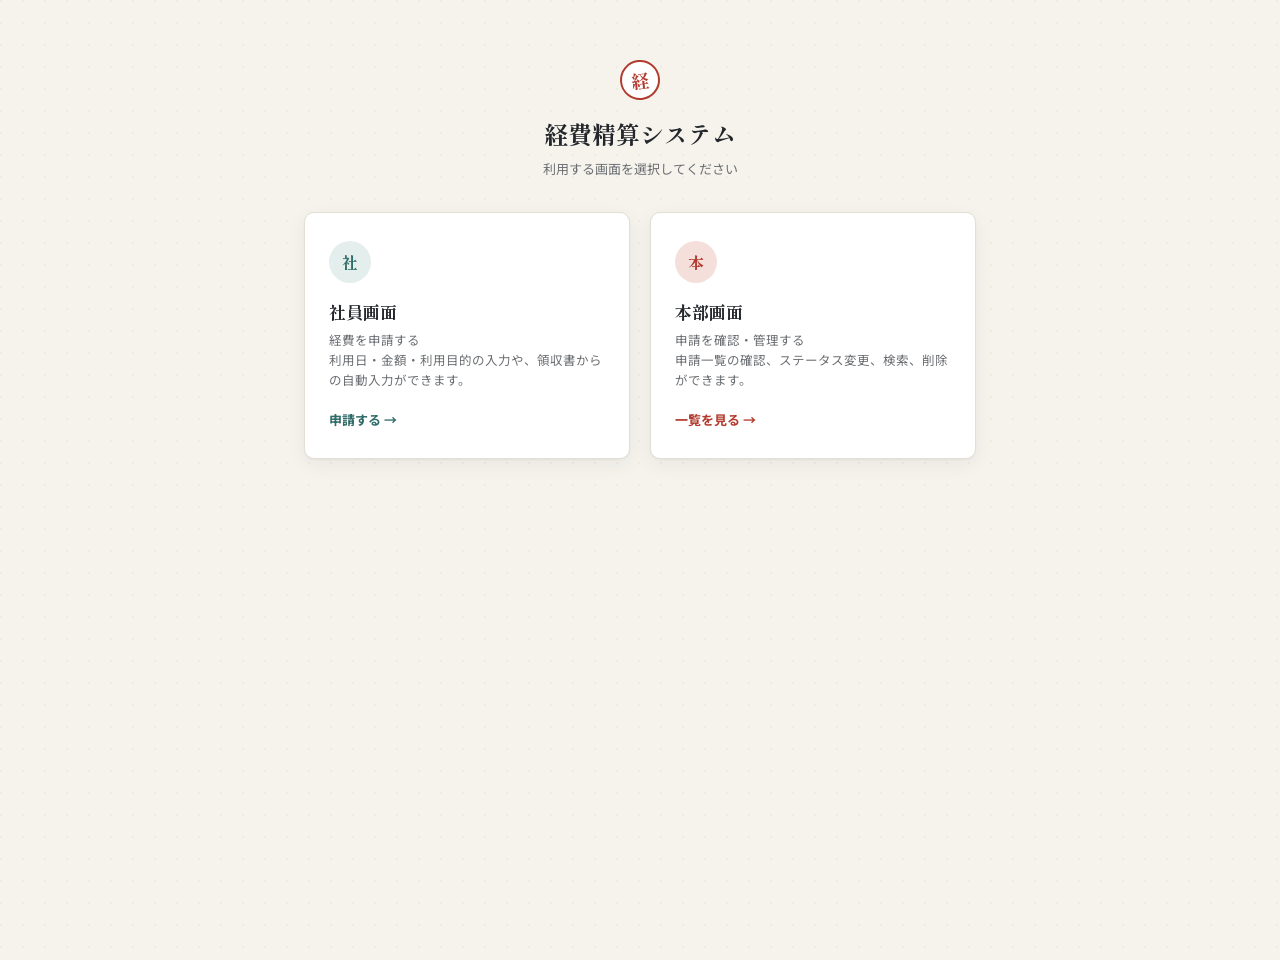
<file: index.html>
<!DOCTYPE html>
<html lang="ja">
<head>
<meta charset="UTF-8">
<meta name="viewport" content="width=device-width, initial-scale=1.0">
<title>経費精算システム</title>
<link rel="preconnect" href="https://fonts.googleapis.com">
<link href="https://fonts.googleapis.com/css2?family=Shippori+Mincho:wght@500;700&family=Noto+Sans+JP:wght@400;500;600;700&display=swap" rel="stylesheet">
<link rel="stylesheet" href="style.css">
</head>
<body>

<div class="hub-wrap">
  <div class="hub-intro">
    <div class="brand-stamp">経</div>
    <h2>経費精算システム</h2>
    <p>利用する画面を選択してください</p>
  </div>

  <div class="hub-grid">
    <a href="employee.html" class="hub-card role-employee">
      <div class="hub-icon">社</div>
      <h3>社員画面</h3>
      <p>経費を申請する<br>利用日・金額・利用目的の入力や、領収書からの自動入力ができます。</p>
      <span class="hub-cta">申請する →</span>
    </a>

    <a href="admin.html" class="hub-card role-admin">
      <div class="hub-icon">本</div>
      <h3>本部画面</h3>
      <p>申請を確認・管理する<br>申請一覧の確認、ステータス変更、検索、削除ができます。</p>
      <span class="hub-cta">一覧を見る →</span>
    </a>
  </div>
</div>

</body>
</html>
</file>
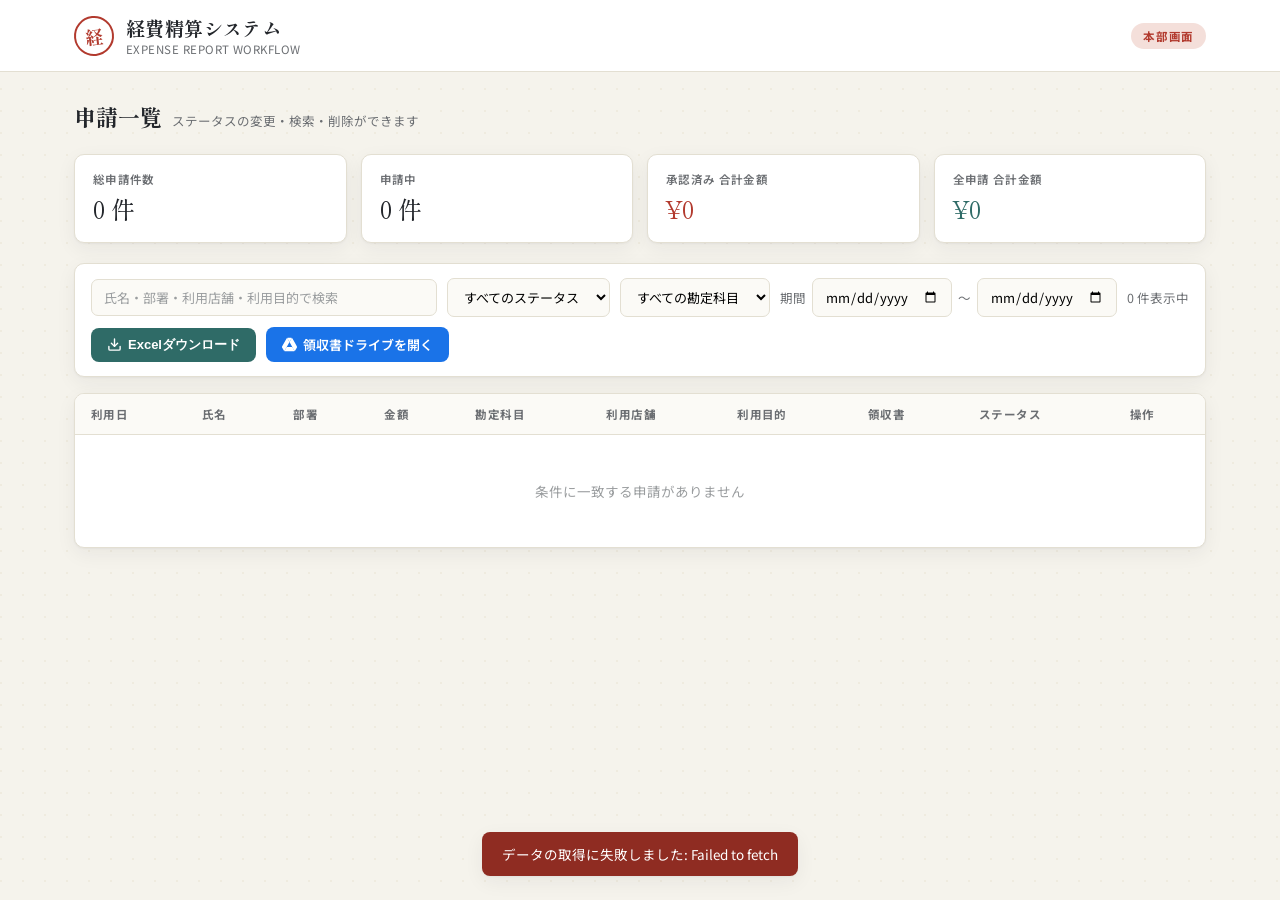
<file: admin.html>
<!DOCTYPE html>
<html lang="ja">
<head>
<meta charset="UTF-8">
<meta name="viewport" content="width=device-width, initial-scale=1.0">
<title>申請一覧 | 経費精算システム</title>
<link rel="preconnect" href="https://fonts.googleapis.com">
<link href="https://fonts.googleapis.com/css2?family=Shippori+Mincho:wght@500;700&family=Noto+Sans+JP:wght@400;500;600;700&display=swap" rel="stylesheet">
<link rel="stylesheet" href="style.css">
<script src="https://cdn.sheetjs.com/xlsx-latest/package/dist/xlsx.full.min.js"></script>
</head>
<body>

<header class="app-header">
  <div class="header-inner">
    <a href="index.html" class="brand">
      <div class="brand-stamp">経</div>
      <div class="brand-text">
        <h1>経費精算システム</h1>
        <p>EXPENSE REPORT WORKFLOW</p>
      </div>
    </a>
    <span class="page-badge">本部画面</span>
  </div>
</header>

<main>
  <div class="page-title">
    <h2>申請一覧</h2>
    <span>ステータスの変更・検索・削除ができます</span>
  </div>

  <div class="hq-summary">
    <div class="stat">
      <div class="stat-label">総申請件数</div>
      <div class="stat-value" id="statTotal">0 件</div>
    </div>
    <div class="stat">
      <div class="stat-label">申請中</div>
      <div class="stat-value" id="statPending">0 件</div>
    </div>
    <div class="stat accent">
      <div class="stat-label">承認済み 合計金額</div>
      <div class="stat-value" id="statApprovedAmount">¥0</div>
    </div>
    <div class="stat teal">
      <div class="stat-label">全申請 合計金額</div>
      <div class="stat-value" id="statTotalAmount">¥0</div>
    </div>
  </div>

  <div class="toolbar">
    <input type="text" class="search-input" id="searchKeyword" placeholder="氏名・部署・利用店舗・利用目的で検索" oninput="renderTable()">
    <select id="filterStatus" onchange="renderTable()">
      <option value="">すべてのステータス</option>
      <option value="pending">申請中</option>
      <option value="approved">承認済み</option>
      <option value="rejected">却下</option>
    </select>
    <select id="filterAccount" onchange="renderTable()">
      <option value="">すべての勘定科目</option>
      <option>交通費</option>
      <option>会議費</option>
      <option>交際費</option>
      <option>消耗品費</option>
      <option>通信費</option>
      <option>宿泊費</option>
      <option>新聞図書費</option>
      <option>会議飲食費</option>
      <option>その他</option>
    </select>
    <div class="date-range">
      <span>期間</span>
      <input type="date" id="filterFrom" onchange="renderTable()">
      <span>〜</span>
      <input type="date" id="filterTo" onchange="renderTable()">
    </div>
    <span class="toolbar-count" id="toolbarCount">0 件表示中</span>
    <button id="btnDownloadExcel" onclick="downloadExcel()" style="display:inline-flex;align-items:center;gap:6px;padding:8px 16px;background:var(--teal,#2a9d8f);color:#fff;border:none;border-radius:8px;font-size:13px;font-weight:600;cursor:pointer;white-space:nowrap;transition:opacity .2s;" onmouseover="this.style.opacity='.85'" onmouseout="this.style.opacity='1'">
      <svg width="15" height="15" viewBox="0 0 24 24" fill="none" stroke="currentColor" stroke-width="2.2" stroke-linecap="round" stroke-linejoin="round"><path d="M21 15v4a2 2 0 0 1-2 2H5a2 2 0 0 1-2-2v-4"/><polyline points="7 10 12 15 17 10"/><line x1="12" y1="15" x2="12" y2="3"/></svg>
      Excelダウンロード
    </button>
    <a id="btnOpenDrive" href="https://drive.google.com/drive/folders/14XOV_8RkuRiRrtjvhLnYc5c6jvvObKz6" target="_blank" rel="noopener noreferrer" style="display:inline-flex;align-items:center;gap:6px;padding:8px 16px;background:#1a73e8;color:#fff;border:none;border-radius:8px;font-size:13px;font-weight:600;cursor:pointer;white-space:nowrap;text-decoration:none;transition:opacity .2s;" onmouseover="this.style.opacity='.85'" onmouseout="this.style.opacity='1'">
      <svg width="15" height="15" viewBox="0 0 87.3 78" fill="currentColor" xmlns="http://www.w3.org/2000/svg"><path d="M6.6 66.85l3.85 6.65c.8 1.4 1.95 2.5 3.3 3.3l13.75-23.8H0c0 1.55.4 3.1 1.2 4.5z" fill="#fff"/><path d="M43.65 25L29.9 1.2C28.55 2 27.4 3.1 26.6 4.5L1.2 48.5A9 9 0 0 0 0 53h27.5z" fill="#fff"/><path d="M73.55 76.8c1.35-.8 2.5-1.9 3.3-3.3l1.6-2.75 7.65-13.25c.8-1.4 1.2-2.95 1.2-4.5H59.8l5.85 11.65z" fill="#fff"/><path d="M43.65 25L57.4 1.2A9.15 9.15 0 0 0 53 0H34.3a9.15 9.15 0 0 0-4.4 1.2z" fill="#fff"/><path d="M59.8 53H27.5L13.75 76.8c1.35.8 2.9 1.2 4.5 1.2h50.05c1.6 0 3.15-.45 4.5-1.2z" fill="#fff"/><path d="M73.4 26.5l-12.65-21.9C59.95 3.2 58.8 2.1 57.4 1.3L43.65 25 59.8 53h27.45a9 9 0 0 0-1.2-4.5z" fill="#fff"/></svg>
      領収書ドライブを開く
    </a>
  </div>

  <div class="table-wrap">
    <table>
      <thead>
        <tr>
          <th>利用日</th>
          <th>氏名</th>
          <th>部署</th>
          <th>金額</th>
          <th>勘定科目</th>
          <th>利用店舗</th>
          <th>利用目的</th>
          <th>領収書</th>
          <th>ステータス</th>
          <th>操作</th>
        </tr>
      </thead>
      <tbody id="tableBody">
        <tr class="empty-row"><td colspan="10">申請はまだありません</td></tr>
      </tbody>
    </table>
  </div>
</main>

<div class="toast" id="toast"></div>

<div class="modal-overlay" id="receiptModal" onclick="if(event.target===this) closeModal()">
  <div class="modal-box">
    <div class="modal-head">
      <h3>領収書プレビュー</h3>
      <button class="modal-close" onclick="closeModal()">&times;</button>
    </div>
    <img id="modalImg" alt="領収書">
    <iframe id="modalPdf" style="display:none; width:100%; height:500px; border:1px solid var(--border); border-radius:8px;"></iframe>
  </div>
</div>

<script src="common.js"></script>
<script>
  // ------------------------------------------------------------
  // HQ screen — table render / filter / status / delete
  // ------------------------------------------------------------
  let allApplications = [];
  let filteredList = [];  // 現在表示中（フィルタ済み）のデータ

  async function renderTable(){
    allApplications = await loadApplications();
    const applications = allApplications;

    const keyword = document.getElementById('searchKeyword').value.trim().toLowerCase();
    const statusFilter = document.getElementById('filterStatus').value;
    const accountFilter = document.getElementById('filterAccount').value;
    const from = document.getElementById('filterFrom').value;
    const to = document.getElementById('filterTo').value;

    let list = applications.filter(a => {
      if (statusFilter && a.status !== statusFilter) return false;
      if (accountFilter && a.account !== accountFilter) return false;
      if (from && a.date < from) return false;
      if (to && a.date > to) return false;
      if (keyword){
        const hay = (a.name + ' ' + (a.department || '') + ' ' + (a.store || '') + ' ' + a.purpose).toLowerCase();
        if (!hay.includes(keyword)) return false;
      }
      return true;
    });

    const tbody = document.getElementById('tableBody');
    tbody.innerHTML = '';

    if (list.length === 0){
      tbody.innerHTML = '<tr class="empty-row"><td colspan="10">条件に一致する申請がありません</td></tr>';
    } else {
      list.forEach(a => {
        const tr = document.createElement('tr');

        const receiptFileName = a.receiptName || '表示';
        const receiptCell = a.receipt
          ? `<span class="receipt-link" onclick="viewReceipt(${a.id})" title="${escapeHtml(receiptFileName)}">${escapeHtml(receiptFileName)}</span>`
          : `<span class="receipt-none">なし</span>`;

        tr.innerHTML = `
          <td>${a.date}</td>
          <td>${escapeHtml(a.name)}</td>
          <td>${escapeHtml(a.department || '')}</td>
          <td class="amount">${formatYen(a.amount)}</td>
          <td>${escapeHtml(a.account)}</td>
          <td>${escapeHtml(a.store || '')}</td>
          <td class="purpose"><span title="${escapeHtml(a.purpose)}">${escapeHtml(a.purpose)}</span></td>
          <td>${receiptCell}</td>
          <td>
            <span class="stamp-badge ${statusClass[a.status]}">${statusLabel[a.status]}</span>
            <select class="status-select" onchange="changeStatus(${a.id}, this.value)">
              <option value="pending" ${a.status === 'pending' ? 'selected' : ''}>申請中</option>
              <option value="approved" ${a.status === 'approved' ? 'selected' : ''}>承認済み</option>
              <option value="rejected" ${a.status === 'rejected' ? 'selected' : ''}>却下</option>
            </select>
          </td>
          <td>
            <div class="row-actions">
              <button class="icon-btn" title="削除" onclick="deleteApplication(${a.id})">✕</button>
            </div>
          </td>
        `;
        tbody.appendChild(tr);
      });
    }

    filteredList = list;  // フィルタ結果を保持
    document.getElementById('toolbarCount').textContent = `${list.length} 件表示中`;

    // summary stats (based on all applications, not just filtered)
    const total = applications.length;
    const pending = applications.filter(a => a.status === 'pending').length;
    const approvedAmount = applications.filter(a => a.status === 'approved').reduce((s, a) => s + a.amount, 0);
    const totalAmount = applications.reduce((s, a) => s + a.amount, 0);
    document.getElementById('statTotal').textContent = total + ' 件';
    document.getElementById('statPending').textContent = pending + ' 件';
    document.getElementById('statApprovedAmount').textContent = formatYen(approvedAmount);
    document.getElementById('statTotalAmount').textContent = formatYen(totalAmount);
  }

  async function changeStatus(id, newStatus){
    try {
      await fetchFromGas({ action: "update", id: id, status: newStatus });
      await renderTable();
      showToast(`ステータスを「${statusLabel[newStatus]}」に変更しました。`);
    } catch (e) {
      console.error("ステータス更新エラー", e);
      showToast("ステータスの変更に失敗しました: " + e.message, true);
    }
  }

  async function deleteApplication(id){
    const app = allApplications.find(a => a.id === id);
    if (!app) return;
    if (confirm(`${app.name} さんの申請（${app.date} / ${formatYen(app.amount)}）を削除しますか？この操作は取り消せません。`)){
      try {
        await fetchFromGas({ action: "delete", id: id });
        await renderTable();
        showToast('申請を削除しました。');
      } catch (e) {
        console.error("削除エラー", e);
        showToast("削除に失敗しました: " + e.message, true);
      }
    }
  }

  function viewReceipt(id){
    const app = allApplications.find(a => a.id === id);
    if (!app || !app.receipt) return;
    
    const modalImg = document.getElementById('modalImg');
    const modalPdf = document.getElementById('modalPdf');
    const modalBox = document.querySelector('.modal-box');
    
    if (app.receiptIsImage){
      modalImg.src = app.receipt;
      modalImg.style.display = 'block';
      if (modalPdf) {
        modalPdf.src = '';
        modalPdf.style.display = 'none';
      }
      if (modalBox) modalBox.classList.remove('modal-lg');
    } else {
      modalImg.style.display = 'none';
      if (modalPdf) {
        modalPdf.src = app.receipt;
        modalPdf.style.display = 'block';
      }
      if (modalBox) modalBox.classList.add('modal-lg');
    }
    document.getElementById('receiptModal').classList.add('show');
  }
  function closeModal(){
    document.getElementById('receiptModal').classList.remove('show');
    const modalPdf = document.getElementById('modalPdf');
    if (modalPdf) modalPdf.src = '';
  }

  // Excelダウンロード
  function downloadExcel() {
    if (!filteredList || filteredList.length === 0) {
      showToast('ダウンロードするデータがありません。', true);
      return;
    }
    const rows = filteredList.map(a => ({
      '利用日':     a.date       || '',
      '氏名':       a.name       || '',
      '部署':       a.department || '',
      '金額（円）': Number(a.amount) || 0,
      '勘定科目':   a.account    || '',
      '利用店舗':   a.store      || '',
      '利用目的':   a.purpose    || '',
      '領収書':     a.receipt ? (a.receiptName || 'あり') : 'なし',
      'ステータス': statusLabel[a.status] || a.status || ''
    }));

    const ws = XLSX.utils.json_to_sheet(rows);
    // 列幅の設定
    ws['!cols'] = [
      { wch: 12 }, // 利用日
      { wch: 14 }, // 氏名
      { wch: 16 }, // 部署
      { wch: 12 }, // 金額
      { wch: 12 }, // 勘定科目
      { wch: 18 }, // 利用店舗
      { wch: 30 }, // 利用目的
      { wch: 12 }, // 領収書
      { wch: 12 }  // ステータス
    ];
    const wb = XLSX.utils.book_new();
    XLSX.utils.book_append_sheet(wb, ws, '申請一覧');

    const now = new Date();
    const stamp = now.getFullYear()
      + String(now.getMonth()+1).padStart(2,'0')
      + String(now.getDate()).padStart(2,'0');
    XLSX.writeFile(wb, `申請一覧_${stamp}.xlsx`);
    showToast(`${filteredList.length} 件のデータをExcelでダウンロードしました。`);
  }

  // 初期読み込みの実行
  renderTable().catch(e => console.error("初期ロードエラー", e));
</script>

</body>
</html>
</file>
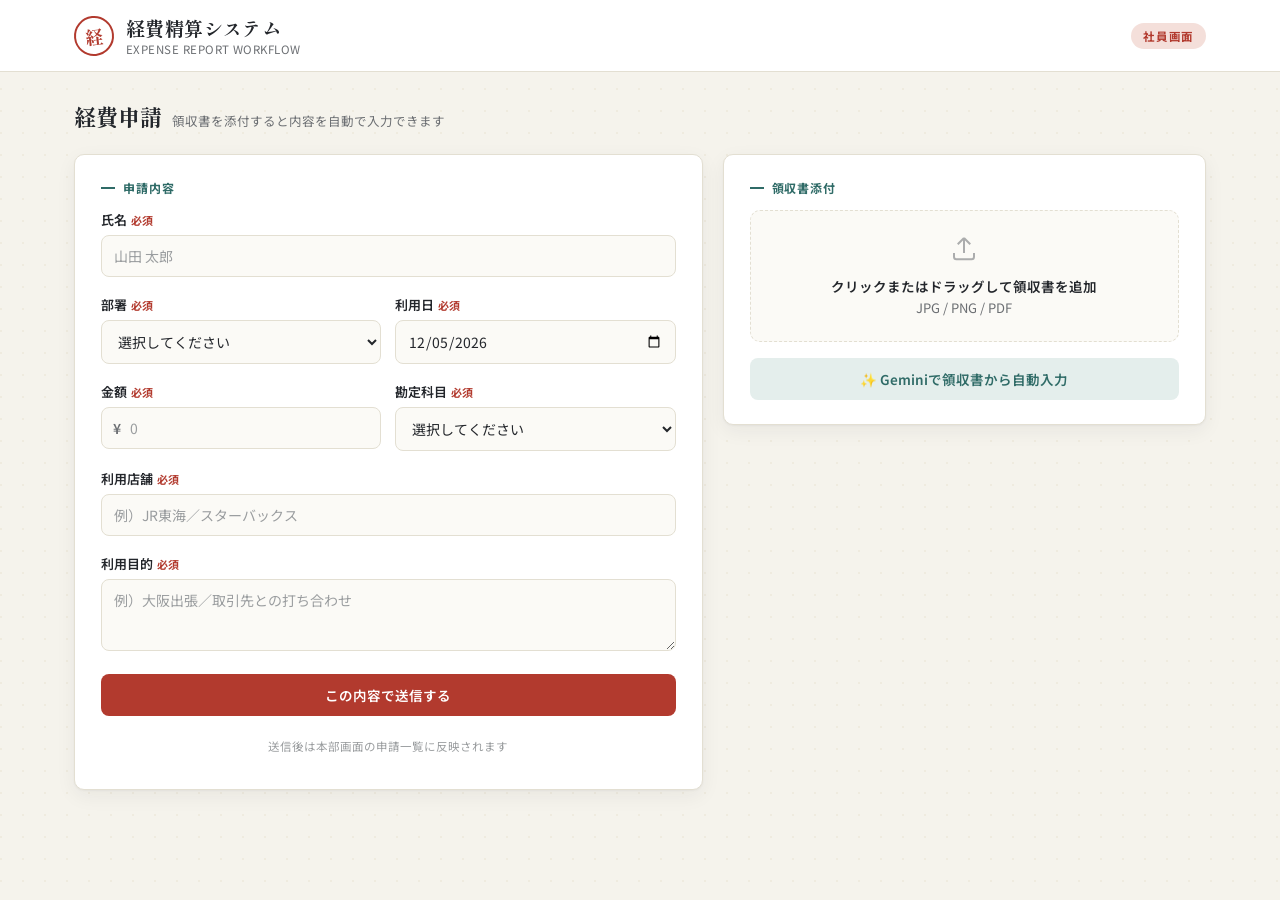
<file: employee.html>
<!DOCTYPE html>
<html lang="ja">

<head>
  <meta charset="UTF-8">
  <meta name="viewport" content="width=device-width, initial-scale=1.0">
  <title>経費申請 | 経費精算システム</title>
  <link rel="preconnect" href="https://fonts.googleapis.com">
  <link
    href="https://fonts.googleapis.com/css2?family=Shippori+Mincho:wght@500;700&family=Noto+Sans+JP:wght@400;500;600;700&display=swap"
    rel="stylesheet">
  <link rel="stylesheet" href="style.css">
</head>

<body>

  <header class="app-header">
    <div class="header-inner">
      <a href="index.html" class="brand">
        <div class="brand-stamp">経</div>
        <div class="brand-text">
          <h1>経費精算システム</h1>
          <p>EXPENSE REPORT WORKFLOW</p>
        </div>
      </a>
      <span class="page-badge">社員画面</span>
    </div>
  </header>

  <main>
    <div class="page-title">
      <h2>経費申請</h2>
      <span>領収書を添付すると内容を自動で入力できます</span>
    </div>

    <div class="employee-grid">
      <!-- left: form -->
      <div class="card card-pad">
        <p class="section-label">申請内容</p>

        <div class="field" id="f-name">
          <label>氏名<span class="req">必須</span></label>
          <input type="text" id="inputName" placeholder="山田 太郎">
          <div class="error-msg">氏名を入力してください。</div>
        </div>

        <div class="row-2">
          <div class="field" id="f-department">
            <label>部署<span class="req">必須</span></label>
            <select id="inputDepartment">
              <option value="">選択してください</option>
              <option>営業部</option>
              <option>総務部</option>
              <option>人事部</option>
              <option>開発部</option>
              <option>マーケティング部</option>
              <option>その他</option>
            </select>
            <div class="error-msg">部署を選択してください。</div>
          </div>
          <div class="field" id="f-date">
            <label>利用日<span class="req">必須</span></label>
            <input type="date" id="inputDate">
            <div class="error-msg">利用日を選択してください。</div>
          </div>
        </div>

        <div class="row-2">
          <div class="field" id="f-amount">
            <label>金額<span class="req">必須</span></label>
            <div class="amount-wrap">
              <span>¥</span>
              <input type="number" id="inputAmount" placeholder="0" min="1" step="1">
            </div>
            <div class="error-msg">正しい金額（1円以上）を入力してください。</div>
          </div>
          <div class="field" id="f-account">
            <label>勘定科目<span class="req">必須</span></label>
            <select id="inputAccount">
              <option value="">選択してください</option>
              <option>交通費</option>
              <option>会議費</option>
              <option>交際費</option>
              <option>消耗品費</option>
              <option>通信費</option>
              <option>宿泊費</option>
              <option>新聞図書費</option>
              <option>会議飲食費</option>
              <option>その他</option>
            </select>
            <div class="error-msg">勘定科目を選択してください。</div>
          </div>
        </div>

        <div class="field" id="f-store">
          <label>利用店舗<span class="req">必須</span></label>
          <input type="text" id="inputStore" placeholder="例）JR東海／スターバックス">
          <div class="error-msg">利用店舗を入力してください。</div>
        </div>

        <div class="field" id="f-purpose">
          <label>利用目的<span class="req">必須</span></label>
          <textarea id="inputPurpose" placeholder="例）大阪出張／取引先との打ち合わせ"></textarea>
          <div class="error-msg">利用目的を入力してください。</div>
        </div>

        <div class="submit-bar">
          <button class="btn btn-primary btn-block" onclick="submitApplication()">この内容で送信する</button>
          <p class="submit-note">送信後は本部画面の申請一覧に反映されます</p>
        </div>
      </div>

      <!-- right: receipt + gemini -->
      <div class="card card-pad">
        <p class="section-label">領収書添付</p>

        <div class="dropzone" id="dropzone" onclick="document.getElementById('receiptInput').click()">
          <svg width="30" height="30" viewBox="0 0 24 24" fill="none" stroke="#6B6E72" stroke-width="1.6">
            <path d="M12 16V4M12 4L7 9M12 4l5 5" />
            <path d="M4 16v3a2 2 0 0 0 2 2h12a2 2 0 0 0 2-2v-3" />
          </svg>
          <p class="main">クリックまたはドラッグして領収書を追加</p>
          <p>JPG / PNG / PDF</p>
        </div>
        <input type="file" id="receiptInput" accept="image/*,.pdf">

        <div class="receipt-preview" id="receiptPreview">
          <img id="receiptImg" alt="領収書プレビュー">
          <iframe id="receiptPdf"
            style="display:none; width:100%; height:220px; border:1px solid var(--border); border-radius:8px;"></iframe>
          <div class="file-row">
            <span id="receiptFileName"></span>
            <button onclick="clearReceipt()">削除</button>
          </div>
        </div>

        <div class="gemini-block">
          <button class="btn btn-ghost btn-block" id="geminiBtn" onclick="extractReceiptInfo()">
            ✨ Geminiで領収書から自動入力
          </button>
          <div class="gemini-status" id="geminiStatus"></div>
        </div>
      </div>
    </div>
  </main>

  <div class="toast" id="toast"></div>

  <script src="common.js"></script>
  <script>
    // ------------------------------------------------------------
    // Receipt upload
    // ------------------------------------------------------------
    let currentReceipt = null; // { dataUrl, name, mimeType, base64 }

    const dropzone = document.getElementById('dropzone');
    const receiptInput = document.getElementById('receiptInput');

    receiptInput.addEventListener('change', (e) => {
      if (e.target.files && e.target.files[0]) handleReceiptFile(e.target.files[0]);
    });
    ['dragover', 'dragenter'].forEach(ev => {
      dropzone.addEventListener(ev, (e) => { e.preventDefault(); dropzone.classList.add('drag'); });
    });
    ['dragleave', 'drop'].forEach(ev => {
      dropzone.addEventListener(ev, (e) => { e.preventDefault(); dropzone.classList.remove('drag'); });
    });
    dropzone.addEventListener('drop', (e) => {
      if (e.dataTransfer.files && e.dataTransfer.files[0]) handleReceiptFile(e.dataTransfer.files[0]);
    });

    function handleReceiptFile(file) {
      const reader = new FileReader();
      reader.onload = function (e) {
        const dataUrl = e.target.result;
        const base64 = dataUrl.split(',')[1];
        currentReceipt = { dataUrl, name: file.name, mimeType: file.type || 'application/pdf', base64 };
        const isImage = (file.type || '').startsWith('image/');
        document.getElementById('receiptPreview').classList.add('show');
        document.getElementById('receiptFileName').textContent = file.name;
        const img = document.getElementById('receiptImg');
        const pdf = document.getElementById('receiptPdf');
        if (isImage) {
          img.src = dataUrl;
          img.style.display = 'block';
          if (pdf) pdf.style.display = 'none';
        } else {
          img.style.display = 'none';
          if (pdf) {
            pdf.src = dataUrl;
            pdf.style.display = 'block';
          }
        }
      };
      reader.readAsDataURL(file);
    }

    function clearReceipt() {
      currentReceipt = null;
      receiptInput.value = '';
      document.getElementById('receiptPreview').classList.remove('show');
      document.getElementById('receiptImg').src = '';
      const pdf = document.getElementById('receiptPdf');
      if (pdf) pdf.src = '';
    }

    // ------------------------------------------------------------
    // Gemini API — receipt auto-fill
    // ------------------------------------------------------------
    // ------------------------------------------------------------
    // Gemini API — receipt auto-fill (GAS中継版)
    // ------------------------------------------------------------
    async function extractReceiptInfo() {
      const btn = document.getElementById('geminiBtn');

      if (!currentReceipt) {
        setGeminiStatus('先に領収書の画像を添付してください。', 'err');
        return;
      }
      if (!currentReceipt.mimeType.startsWith('image/') && currentReceipt.mimeType !== 'application/pdf') {
        setGeminiStatus('自動入力は画像ファイル（JPG/PNG）またはPDFに対応しています。', 'err');
        return;
      }

      btn.disabled = true;
      setGeminiStatus('領収書を解析しています…', 'loading');

      try {
        // common.jsに定義されたfetchFromGas関数を使用
        const parsed = await fetchFromGas({
          action: "extract",
          mimeType: currentReceipt.mimeType,
          base64: currentReceipt.base64
        });

        if (parsed.date) { document.getElementById('inputDate').value = parsed.date; }
        if (parsed.amount) { document.getElementById('inputAmount').value = parsed.amount; }
        if (parsed.store) { document.getElementById('inputStore').value = parsed.store; }
        if (parsed.purpose) { document.getElementById('inputPurpose').value = parsed.purpose; }
        if (parsed.account) {
          const sel = document.getElementById('inputAccount');
          for (const opt of sel.options) { if (opt.value === parsed.account) { sel.value = parsed.account; break; } }
        }
        setGeminiStatus('領収書の内容を自動入力しました。内容をご確認ください。', 'ok');
      } catch (err) {
        setGeminiStatus('自動入力に失敗しました：' + err.message, 'err');
      } finally {
        btn.disabled = false;
      }
    }

    function setGeminiStatus(msg, type) {
      const el = document.getElementById('geminiStatus');
      el.textContent = msg;
      el.className = 'gemini-status show ' + type;
    }

    // ------------------------------------------------------------
    // Validation + submit
    // ------------------------------------------------------------
    function setFieldError(id, hasError) {
      document.getElementById(id).classList.toggle('error', hasError);
    }

    function validateForm() {
      let valid = true;
      const name = document.getElementById('inputName').value.trim();
      const department = document.getElementById('inputDepartment').value;
      const date = document.getElementById('inputDate').value;
      const amount = document.getElementById('inputAmount').value;
      const account = document.getElementById('inputAccount').value;
      const store = document.getElementById('inputStore').value.trim();
      const purpose = document.getElementById('inputPurpose').value.trim();

      setFieldError('f-name', !name); if (!name) valid = false;
      setFieldError('f-department', !department); if (!department) valid = false;
      setFieldError('f-date', !date); if (!date) valid = false;
      const amountNum = Number(amount);
      const amountBad = !amount || isNaN(amountNum) || amountNum <= 0;
      setFieldError('f-amount', amountBad); if (amountBad) valid = false;
      setFieldError('f-account', !account); if (!account) valid = false;
      setFieldError('f-store', !store); if (!store) valid = false;
      setFieldError('f-purpose', !purpose); if (!purpose) valid = false;

      return valid;
    }

    async function submitApplication() {
      if (!validateForm()) {
        showToast('未入力・不正な項目があります。赤色の項目をご確認ください。', true);
        return;
      }

      const submitBtn = document.getElementById('submitBtn') || document.querySelector('button[onclick="submitApplication()"]');
      if (submitBtn) {
        submitBtn.disabled = true;
        submitBtn.textContent = '送信中…';
      }

      const app = {
        name: document.getElementById('inputName').value.trim(),
        department: document.getElementById('inputDepartment').value,
        date: document.getElementById('inputDate').value,
        amount: Number(document.getElementById('inputAmount').value),
        store: document.getElementById('inputStore').value.trim(),
        purpose: document.getElementById('inputPurpose').value.trim(),
        account: document.getElementById('inputAccount').value,
        receipt: currentReceipt ? currentReceipt.dataUrl : null,
        receiptName: currentReceipt ? currentReceipt.name : null,
        receiptIsImage: currentReceipt ? currentReceipt.mimeType.startsWith('image/') : false
      };

      try {
        await fetchFromGas({
          action: "add",
          appData: app
        });

        // reset form
        document.getElementById('inputName').value = '';
        document.getElementById('inputDepartment').value = '';
        document.getElementById('inputDate').value = '';
        document.getElementById('inputAmount').value = '';
        document.getElementById('inputAccount').value = '';
        document.getElementById('inputStore').value = '';
        document.getElementById('inputPurpose').value = '';
        clearReceipt();
        setGeminiStatus('', '');
        document.getElementById('geminiStatus').classList.remove('show');
        ['f-name', 'f-department', 'f-date', 'f-amount', 'f-account', 'f-store', 'f-purpose'].forEach(id => setFieldError(id, false));

        showToast('経費申請を送信しました。');
      } catch (e) {
        console.error("申請送信エラー", e);
        showToast('申請の保存に失敗しました：' + e.message, true);
      } finally {
        if (submitBtn) {
          submitBtn.disabled = false;
          submitBtn.textContent = 'この内容で送信する';
        }
        document.getElementById('inputDate').valueAsDate = new Date();
      }
    }

    // init default date to today for convenience
    document.getElementById('inputDate').valueAsDate = new Date();
  </script>

</body>

</html>
</file>
<file: style.css>
:root{
  --bg: #F5F3EC;
  --bg-grid: #EFEBDF;
  --surface: #FFFFFF;
  --surface-alt: #FBFAF6;
  --ink: #23262B;
  --ink-soft: #6B6E72;
  --ink-faint: #9A9D9F;
  --border: #E3DFD2;
  --border-soft: #ECE8DB;
  --accent: #B23A2E;
  --accent-dark: #8F2C22;
  --accent-soft: #F4DFDA;
  --teal: #2F6B67;
  --teal-soft: #E4EEEC;
  --success: #2E7D4F;
  --success-bg: #E4F3E9;
  --warning: #A9790A;
  --warning-bg: #FBF0D6;
  --danger: #AE3327;
  --danger-bg: #F8E1DD;
  --radius: 10px;
  --shadow: 0 1px 2px rgba(35,38,43,0.04), 0 6px 20px rgba(35,38,43,0.06);
}
*{ box-sizing:border-box; }
html,body{ margin:0; padding:0; }
body{
  font-family: 'Noto Sans JP', -apple-system, BlinkMacSystemFont, 'Hiragino Kaku Gothic ProN', sans-serif;
  background:
    radial-gradient(circle at 1px 1px, var(--bg-grid) 1px, transparent 0) 0 0/22px 22px,
    var(--bg);
  color: var(--ink);
  min-height:100vh;
  -webkit-font-smoothing:antialiased;
}
a{ color:inherit; text-decoration:none; }

/* ---------- Header ---------- */
header.app-header{
  background: var(--surface);
  border-bottom: 1px solid var(--border);
  position: sticky; top:0; z-index:50;
}
.header-inner{
  max-width: 1180px;
  margin:0 auto;
  padding: 14px 24px;
  display:flex;
  align-items:center;
  gap:16px;
  flex-wrap:wrap;
}
.brand{
  display:flex;
  align-items:center;
  gap:12px;
  margin-right:auto;
}
.brand-stamp{
  width:40px;height:40px;
  border-radius:50%;
  border:2px solid var(--accent);
  color:var(--accent);
  display:flex;align-items:center;justify-content:center;
  font-family:'Shippori Mincho', serif;
  font-weight:700;
  font-size:18px;
  transform:rotate(-6deg);
  flex-shrink:0;
  background: #fff;
}
.brand-text h1{
  font-family:'Shippori Mincho', serif;
  font-size:19px;
  font-weight:700;
  margin:0;
  letter-spacing:.02em;
}
.brand-text p{
  margin:0;
  font-size:11.5px;
  color:var(--ink-soft);
  letter-spacing:.04em;
}
.page-badge{
  font-size:11.5px;
  font-weight:700;
  letter-spacing:.06em;
  color: var(--accent);
  background: var(--accent-soft);
  padding:5px 12px;
  border-radius:999px;
  white-space:nowrap;
}
.nav-link{
  font-size:13px;
  font-weight:600;
  color: var(--teal);
  padding:8px 4px;
  white-space:nowrap;
  display:inline-flex;
  align-items:center;
  gap:5px;
}
.nav-link:hover{ text-decoration:underline; }

/* ---------- Layout ---------- */
main{
  max-width: 1180px;
  margin: 0 auto;
  padding: 28px 24px 80px;
}

.page-title{
  display:flex;
  align-items:baseline;
  gap:10px;
  margin-bottom:22px;
}
.page-title h2{
  font-family:'Shippori Mincho', serif;
  font-size:22px;
  margin:0;
}
.page-title span{
  font-size:12.5px;
  color:var(--ink-soft);
}

.card{
  background: var(--surface);
  border:1px solid var(--border);
  border-radius: var(--radius);
  box-shadow: var(--shadow);
}

/* ---------- Employee screen ---------- */
.employee-grid{
  display:grid;
  grid-template-columns: 1.3fr 1fr;
  gap:20px;
  align-items:start;
}
@media (max-width: 860px){
  .employee-grid{ grid-template-columns: 1fr; }
}
.card-pad{ padding: 24px 26px; }
.section-label{
  font-size:12px;
  font-weight:700;
  color: var(--teal);
  letter-spacing:.08em;
  text-transform:uppercase;
  margin: 0 0 14px;
  display:flex;
  align-items:center;
  gap:8px;
}
.section-label::before{
  content:"";
  width:14px;height:2px;
  background: var(--teal);
  display:inline-block;
}

.field{ margin-bottom:18px; }
.field label{
  display:block;
  font-size:13px;
  font-weight:600;
  margin-bottom:6px;
  color: var(--ink);
}
.field label .req{
  color: var(--accent);
  font-weight:700;
  margin-left:4px;
  font-size:11px;
}
.field input[type="text"],
.field input[type="date"],
.field input[type="number"],
.field select,
.field textarea{
  width:100%;
  padding: 10px 12px;
  font-size:14px;
  font-family:inherit;
  border:1px solid var(--border);
  border-radius:8px;
  background: var(--surface-alt);
  color: var(--ink);
  transition: border-color .15s ease, box-shadow .15s ease;
}
.amount-wrap{ position:relative; }
.amount-wrap span{
  position:absolute;
  left:12px; top:50%; transform:translateY(-50%);
  color:var(--ink-soft);
  font-weight:600;
  font-size:14px;
}
.amount-wrap input{ padding-left:28px !important; }

.field textarea{ resize:vertical; min-height:72px; }
.field input:focus,
.field select:focus,
.field textarea:focus{
  outline:none;
  border-color: var(--teal);
  box-shadow: 0 0 0 3px var(--teal-soft);
}
.field.error input,
.field.error select,
.field.error textarea{
  border-color: var(--danger);
  background: #FEF7F6;
}
.error-msg{
  display:none;
  font-size:12px;
  color: var(--danger);
  margin-top:5px;
}
.field.error .error-msg{ display:block; }

.row-2{
  display:grid;
  grid-template-columns: 1fr 1fr;
  gap:14px;
}
@media (max-width:520px){ .row-2{ grid-template-columns:1fr; } }

/* receipt upload */
.dropzone{
  border: 1.5px dashed var(--border);
  border-radius:10px;
  background: var(--surface-alt);
  padding: 22px 16px;
  text-align:center;
  cursor:pointer;
  transition: border-color .15s ease, background .15s ease;
}
.dropzone:hover, .dropzone.drag{
  border-color: var(--teal);
  background: var(--teal-soft);
}
.dropzone svg{ opacity:.55; margin-bottom:6px; }
.dropzone p{ margin:2px 0; font-size:13px; color: var(--ink-soft); }
.dropzone p.main{ font-weight:600; color: var(--ink); font-size:13.5px; }
#receiptInput{ display:none; }

.receipt-preview{
  margin-top:14px;
  display:none;
}
.receipt-preview.show{ display:block; }
.receipt-preview img{
  width:100%;
  max-height:220px;
  object-fit:contain;
  border-radius:8px;
  border:1px solid var(--border);
  background:#fff;
}
.receipt-preview .file-row{
  display:flex;
  align-items:center;
  justify-content:space-between;
  margin-top:8px;
  font-size:12.5px;
  color: var(--ink-soft);
}
.file-row button{
  background:none; border:none; color:var(--accent);
  font-size:12.5px; font-weight:600; cursor:pointer; padding:0;
}

.btn{
  display:inline-flex;
  align-items:center;
  justify-content:center;
  gap:8px;
  border:none;
  border-radius: 8px;
  font-family:inherit;
  font-weight:600;
  font-size:13.5px;
  cursor:pointer;
  padding: 11px 18px;
  transition: filter .12s ease, transform .05s ease;
}
.btn:active{ transform: translateY(1px); }
.btn-primary{ background: var(--accent); color:#fff; }
.btn-primary:hover{ filter:brightness(1.06); }
.btn-primary:disabled{ background:#D9C9C6; cursor:not-allowed; }
.btn-ghost{ background: var(--teal-soft); color: var(--teal); }
.btn-ghost:hover{ filter:brightness(0.98); }
.btn-ghost:disabled{ background:#EFEFEF; color:#B3B3B3; cursor:not-allowed; }
.btn-outline{
  background:transparent; border:1px solid var(--border); color: var(--ink-soft);
}
.btn-outline:hover{ border-color: var(--ink-soft); color: var(--ink); }
.btn-block{ width:100%; }
.btn-sm{ padding: 6px 12px; font-size:12.5px; border-radius:6px; }

.gemini-block{ margin-top:16px; }
.gemini-status{
  margin-top:10px;
  font-size:12.5px;
  border-radius:8px;
  padding:9px 12px;
  display:none;
}
.gemini-status.show{ display:block; }
.gemini-status.ok{ background: var(--success-bg); color: var(--success); }
.gemini-status.err{ background: var(--danger-bg); color: var(--danger); }
.gemini-status.loading{ background: var(--teal-soft); color: var(--teal); }

details.settings{
  margin-top:18px;
  border-top:1px solid var(--border-soft);
  padding-top:14px;
}
details.settings summary{
  cursor:pointer;
  font-size:12.5px;
  font-weight:600;
  color: var(--ink-soft);
  list-style:none;
}
details.settings summary::-webkit-details-marker{ display:none; }
details.settings summary::before{ content:"⚙ "; }
details.settings .settings-body{
  margin-top:10px;
}
details.settings input{
  width:100%;
  padding:8px 10px;
  font-size:12.5px;
  border:1px solid var(--border);
  border-radius:6px;
  background: var(--surface-alt);
  font-family: inherit;
}
details.settings .hint{
  font-size:11px;
  color: var(--ink-faint);
  margin-top:6px;
  line-height:1.5;
}

.submit-bar{
  margin-top:6px;
  display:flex;
  flex-direction:column;
  gap:10px;
}
.submit-note{ font-size:11.5px; color:var(--ink-faint); text-align:center; }

.toast{
  position:fixed;
  bottom:24px; left:50%;
  transform: translateX(-50%) translateY(20px);
  background: var(--ink);
  color:#fff;
  padding:12px 20px;
  border-radius:8px;
  font-size:13.5px;
  box-shadow: var(--shadow);
  opacity:0;
  pointer-events:none;
  transition: opacity .2s ease, transform .2s ease;
  z-index:100;
  max-width: 88vw;
}
.toast.show{
  opacity:1;
  transform: translateX(-50%) translateY(0);
}
.toast.err{ background: var(--accent-dark); }

/* ---------- HQ screen ---------- */
.hq-summary{
  display:grid;
  grid-template-columns: repeat(4, 1fr);
  gap:14px;
  margin-bottom:20px;
}
@media (max-width:760px){ .hq-summary{ grid-template-columns: repeat(2,1fr); } }
.stat{
  background: var(--surface);
  border:1px solid var(--border);
  border-radius: var(--radius);
  padding:16px 18px;
  box-shadow: var(--shadow);
}
.stat .stat-label{ font-size:11.5px; color: var(--ink-soft); font-weight:600; letter-spacing:.03em;}
.stat .stat-value{ font-family:'Shippori Mincho', serif; font-size:24px; margin-top:4px; }
.stat.accent .stat-value{ color: var(--accent); }
.stat.teal .stat-value{ color: var(--teal); }

.toolbar{
  display:flex;
  flex-wrap:wrap;
  gap:10px;
  align-items:center;
  margin-bottom:16px;
  padding: 14px 16px;
  background: var(--surface);
  border:1px solid var(--border);
  border-radius: var(--radius);
  box-shadow: var(--shadow);
}
.toolbar input[type="text"],
.toolbar select,
.toolbar input[type="date"]{
  padding:8px 12px;
  font-size:13px;
  font-family:inherit;
  border:1px solid var(--border);
  border-radius:7px;
  background: var(--surface-alt);
}
.toolbar .search-input{ flex:1 1 220px; min-width:180px; }
.toolbar .date-range{ display:flex; align-items:center; gap:6px; font-size:12.5px; color:var(--ink-soft); }
.toolbar .date-range input{ width:140px; }
.toolbar-count{
  margin-left:auto;
  font-size:12.5px;
  color: var(--ink-soft);
  white-space:nowrap;
}

.table-wrap{
  background: var(--surface);
  border:1px solid var(--border);
  border-radius: var(--radius);
  box-shadow: var(--shadow);
  overflow:hidden;
}
table{ width:100%; border-collapse:collapse; font-size:13.5px; }
thead th{
  text-align:left;
  font-size:11.5px;
  font-weight:700;
  letter-spacing:.04em;
  color: var(--ink-soft);
  text-transform:uppercase;
  padding:12px 16px;
  background: var(--surface-alt);
  border-bottom:1px solid var(--border);
  white-space:nowrap;
}
tbody td{
  padding: 13px 16px;
  border-bottom:1px solid var(--border-soft);
  vertical-align:middle;
}
tbody tr:last-child td{ border-bottom:none; }
tbody tr:hover{ background: #FBF9F4; }
td.amount{ font-weight:700; font-variant-numeric: tabular-nums; }
td.purpose{ max-width:220px; color: var(--ink-soft); }
td.purpose span{
  display:block;
  overflow:hidden; text-overflow:ellipsis; white-space:nowrap;
}
.receipt-link{
  font-size:12px; color:var(--teal); font-weight:600; cursor:pointer; text-decoration:underline;
}
.receipt-none{ font-size:12px; color: var(--ink-faint); }

.stamp-badge{
  display:inline-flex;
  align-items:center;
  gap:6px;
  padding: 4px 11px 4px 8px;
  border-radius: 999px;
  font-size:12px;
  font-weight:700;
  font-family:'Shippori Mincho', serif;
  letter-spacing:.03em;
  border: 1.5px solid transparent;
}
.stamp-badge::before{
  content:"";
  width:7px; height:7px;
  border-radius:50%;
  display:inline-block;
}
.stamp-pending{ background: var(--warning-bg); color: var(--warning); border-color:#EBD48C; }
.stamp-pending::before{ background: var(--warning); }
.stamp-approved{ background: var(--success-bg); color: var(--success); border-color:#A9D6BB; }
.stamp-approved::before{ background: var(--success); }
.stamp-rejected{ background: var(--danger-bg); color: var(--danger); border-color:#E4B3AC; }
.stamp-rejected::before{ background: var(--danger); }

.status-select{
  padding:6px 8px;
  font-size:12px;
  font-family:inherit;
  border:1px solid var(--border);
  border-radius:6px;
  background: var(--surface-alt);
  margin-left:6px;
}

.row-actions{ display:flex; gap:8px; align-items:center; }
.icon-btn{
  background: transparent;
  border:1px solid var(--border);
  color: var(--ink-soft);
  width:30px; height:30px;
  border-radius:7px;
  cursor:pointer;
  display:inline-flex; align-items:center; justify-content:center;
}
.icon-btn:hover{ border-color: var(--danger); color: var(--danger); background: var(--danger-bg); }

.empty-row td{
  text-align:center;
  padding: 46px 16px;
  color: var(--ink-faint);
  font-size:13.5px;
}

/* Receipt modal */
.modal-overlay{
  position:fixed; inset:0;
  background: rgba(30,28,22,0.5);
  display:none;
  align-items:center; justify-content:center;
  z-index:200;
  padding:20px;
}
.modal-overlay.show{ display:flex; }
.modal-box{
  background:#fff;
  border-radius:12px;
  max-width:480px; width:100%;
  padding:20px;
  box-shadow: 0 20px 60px rgba(0,0,0,0.25);
}
.modal-box.modal-lg{
  max-width:800px;
}
.modal-box img{ width:100%; border-radius:8px; border:1px solid var(--border); }
.modal-box .modal-head{
  display:flex; justify-content:space-between; align-items:center; margin-bottom:12px;
}
.modal-box .modal-head h3{ font-family:'Shippori Mincho', serif; font-size:16px; margin:0; }
.modal-box .modal-close{
  background:none; border:none; font-size:20px; cursor:pointer; color: var(--ink-soft); line-height:1;
}

::placeholder{ color: var(--ink-faint); }

/* ---------- Hub (index) ---------- */
.hub-wrap{
  max-width: 720px;
  margin: 60px auto;
  padding: 0 24px;
}
.hub-intro{
  text-align:center;
  margin-bottom:34px;
}
.hub-intro .brand-stamp{
  margin: 0 auto 16px;
  transform:rotate(-6deg);
}
.hub-intro h2{
  font-family:'Shippori Mincho', serif;
  font-size:24px;
  margin:0 0 8px;
}
.hub-intro p{
  font-size:13px;
  color: var(--ink-soft);
  margin:0;
}
.hub-grid{
  display:grid;
  grid-template-columns: 1fr 1fr;
  gap:20px;
}
@media (max-width:620px){ .hub-grid{ grid-template-columns:1fr; } }
.hub-card{
  background: var(--surface);
  border:1px solid var(--border);
  border-radius: var(--radius);
  box-shadow: var(--shadow);
  padding: 28px 24px;
  display:block;
  transition: transform .15s ease, box-shadow .15s ease, border-color .15s ease;
}
.hub-card:hover{
  transform: translateY(-3px);
  border-color: var(--teal);
  box-shadow: 0 4px 6px rgba(35,38,43,0.05), 0 14px 28px rgba(35,38,43,0.10);
}
.hub-card .hub-icon{
  width:42px; height:42px;
  border-radius:50%;
  display:flex; align-items:center; justify-content:center;
  font-family:'Shippori Mincho', serif;
  font-weight:700;
  font-size:16px;
  margin-bottom:16px;
}
.hub-card.role-employee .hub-icon{ background: var(--teal-soft); color: var(--teal); }
.hub-card.role-admin .hub-icon{ background: var(--accent-soft); color: var(--accent); }
.hub-card h3{
  font-family:'Shippori Mincho', serif;
  font-size:17px;
  margin:0 0 6px;
  color: var(--ink);
}
.hub-card p{
  font-size:12.5px;
  color: var(--ink-soft);
  margin:0 0 16px;
  line-height:1.6;
}
.hub-card .hub-cta{
  font-size:13px;
  font-weight:700;
}
.hub-card.role-employee .hub-cta{ color: var(--teal); }
.hub-card.role-admin .hub-cta{ color: var(--accent); }
</file>
